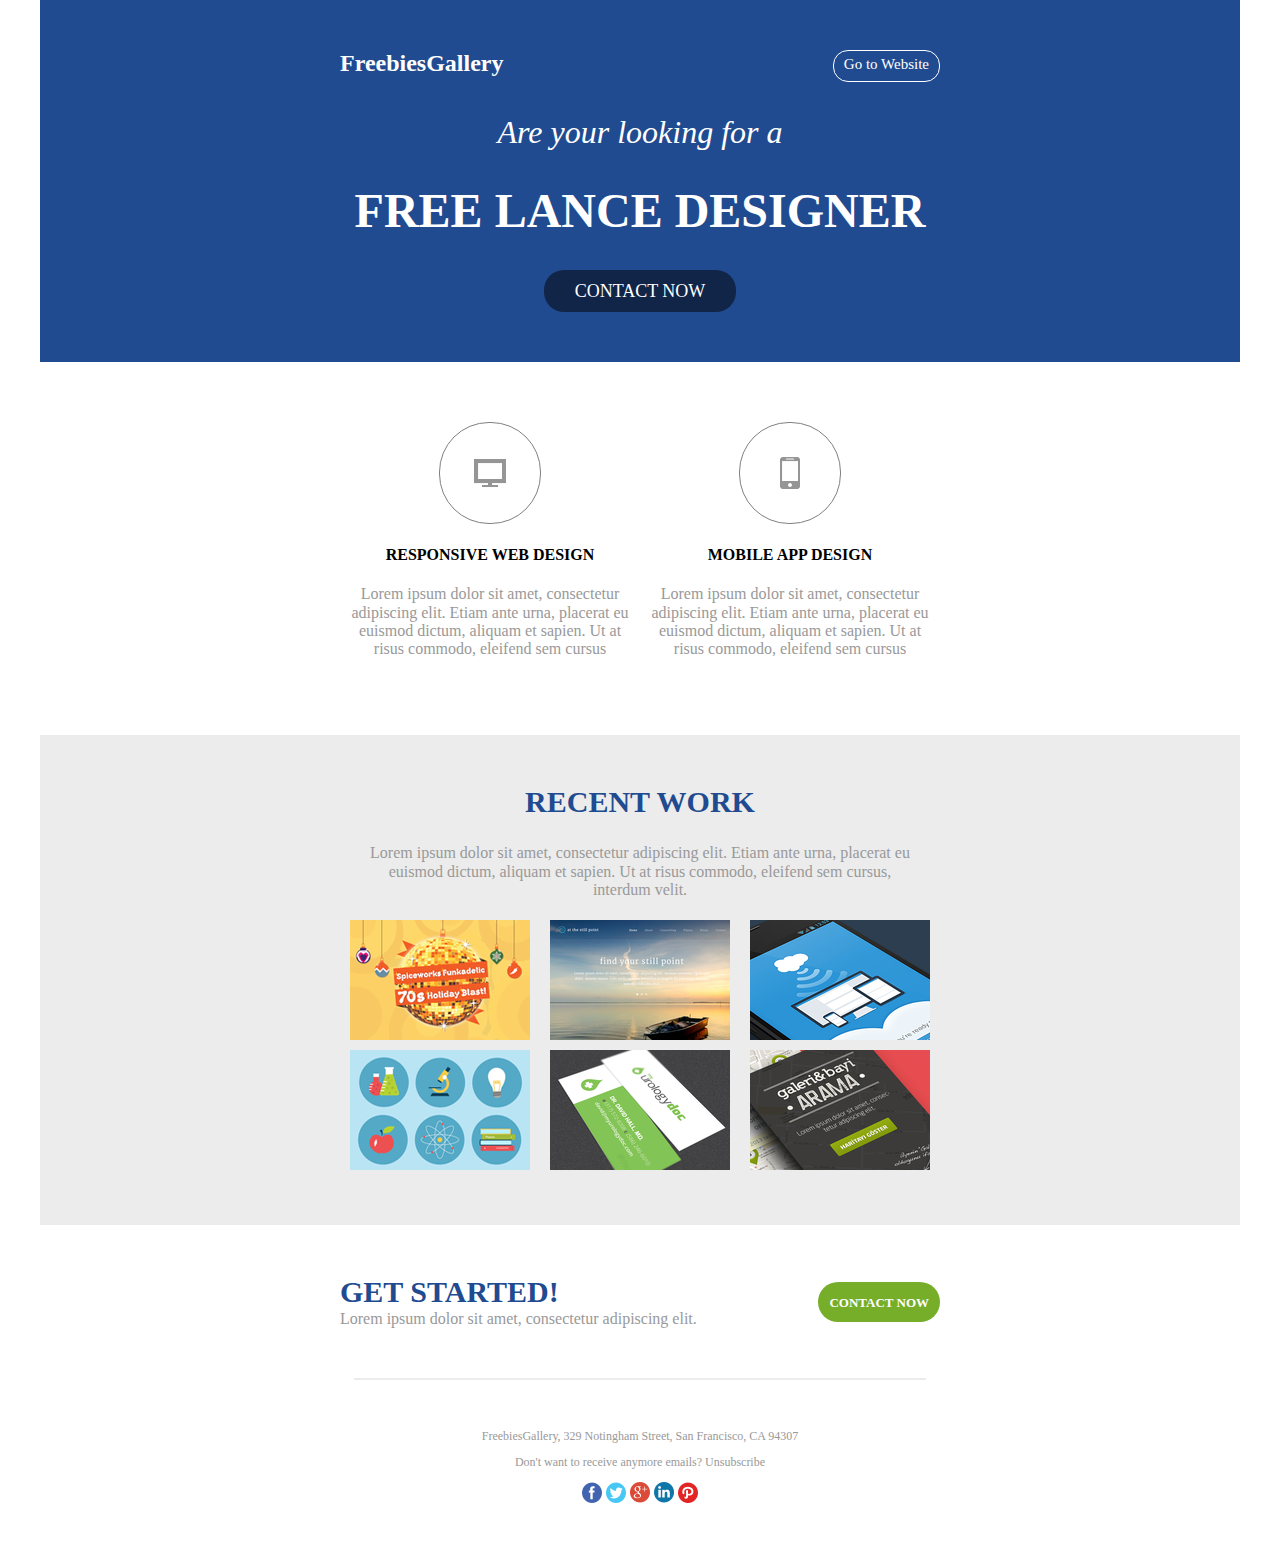
<file: 2. FreebiesGallery/index.html>
<!DOCTYPE html>
<html lang="en">

<head>
  <meta charset="UTF-8">
  <title>FreebiesGallery</title>
  <link rel="stylesheet" href="css/normalize.css">
  <link rel="stylesheet" href="css/style.css">
  <link href="https://fonts.googleapis.com/css?family=Roboto:400,700&display=swap" rel="stylesheet">
  <link href="https://fonts.googleapis.com/css?family=Volkhov:400i,700i&display=swap" rel="stylesheet">
</head>

<body>
  <div class="main">

    <header>
      <div class="container">
        <nav>
          <h3>FreebiesGallery</h3>
          <a href="">Go to Website</a>
        </nav>

        <p class="first">Are your looking for a</p>
        <h1>Free lance designer</h1>
        <button><a href="">Contact now</a></button>
      </div>
    </header>

    <section class="promo">
      <div class="container">
       <div class="promo_content">
         <div class="block left">
          <div class="ico"><img src="img/icon_responsive.png" alt=""></div>
          <h4>Responsive web design</h4>
          <p>Lorem ipsum dolor sit amet, consectetur adipiscing elit. Etiam ante urna, placerat eu euismod dictum, aliquam et sapien. Ut at risus commodo, eleifend sem cursus</p>
        </div>
        <div class="block right">
          <div class="ico"><img src="img/icon_app.png" alt=""></div>
          <h4>Mobile app design</h4>
          <p>Lorem ipsum dolor sit amet, consectetur adipiscing elit. Etiam ante urna, placerat eu euismod dictum, aliquam et sapien. Ut at risus commodo, eleifend sem cursus</p>
        </div>
       </div>
        
      </div>
    </section>

    <section class="recent_work">
      <div class="container">
        <h2>Recent work</h2>
        <p>Lorem ipsum dolor sit amet, consectetur adipiscing elit. Etiam ante urna, placerat eu euismod dictum, aliquam et sapien. Ut at risus commodo, eleifend sem cursus, interdum velit.</p>
        <div class="img_block">
          <img src="img/img_1.png" alt="">
          <img src="img/img_2.png" alt="">
          <img src="img/img_3.png" alt="">
          <img src="img/img_4.png" alt="">
          <img src="img/img_5.png" alt="">
          <img src="img/img_6.png" alt="">
        </div>
      </div>
    </section>

    <footer>
      <div class="container">
        <div class="footer_top">
         <div class="footer_top_block">
          <h2>Get started!</h2>
          <p>Lorem ipsum dolor sit amet, consectetur adipiscing elit.</p>
         </div>          
          <button><a href="">Contact now</a></button>
        </div>
        <div class="footer_line"></div>
       
        <div class="footer_social-block">
          <p>FreebiesGallery, 329 Notingham Street, San Francisco, CA 94307</p>
        <p>Don't want to receive anymore emails? Unsubscribe</p>
          <a href="#"><img src="img/Facebook.png" alt=""></a>
          <a href="#"><img src="img/Twitter.png" alt=""></a>
          <a href="#"><img src="img/Google%20+.png" alt=""></a>
          <a href="#"><img src="img/LinkedIn.png" alt=""></a>
          <a href="#"><img src="img/Path.png" alt=""></a>
        </div>
      </div>
    </footer>

  </div>
</body>

</html>
</file>
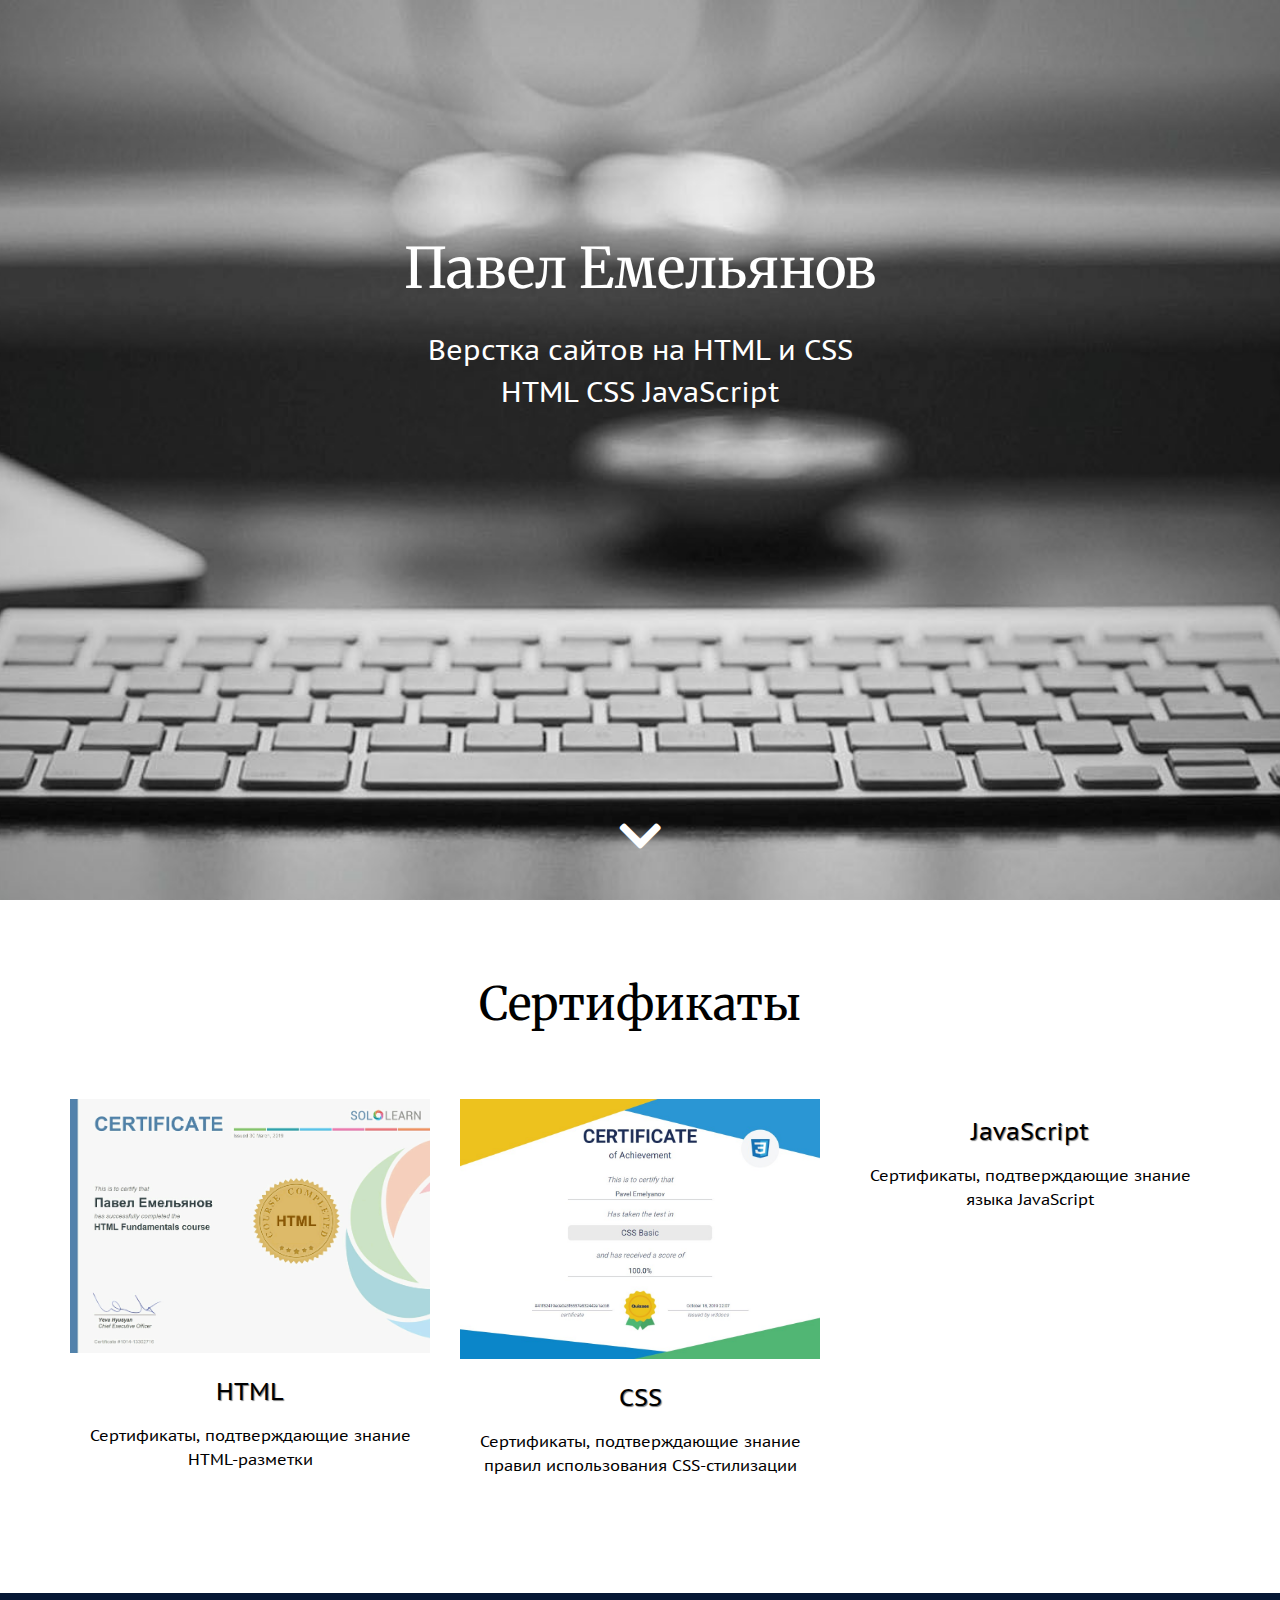
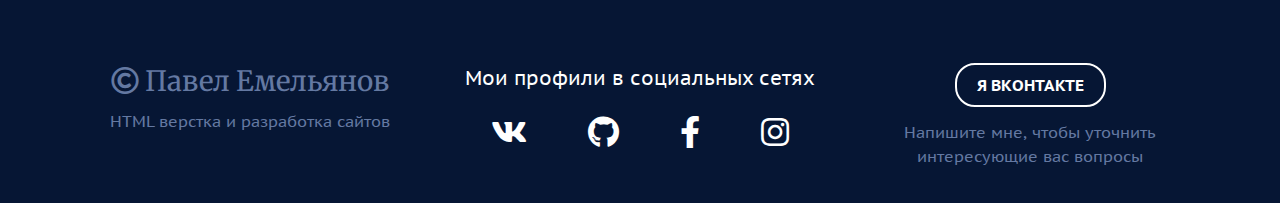
<file: 3. WC_1/index.html>
<!DOCTYPE html>
<html lang="en">

<head>
    <meta charset="UTF-8">
    <title>Портфолио</title>
<!--    <meta name="viewport" content="width=device-width, initial-scale=1">-->
    <link rel="stylesheet" href="css/normalize.css">
    <link rel="stylesheet" href="css/style.css">
    <link href="https://fonts.googleapis.com/css?family=Merriweather|PT+Sans+Caption:400,700&display=swap&subset=cyrillic" rel="stylesheet">
    <link rel="stylesheet" href="css/all.css">
    <link rel="icon" href="img/favicon/fav.png">
</head>

<body>

    <!--HEADER-->

    <div class="header">
        <div class="header__title">Павел Емельянов</div>
        <div class="header__slogan">Верстка сайтов на HTML и CSS <br> HTML CSS JavaScript</div>
        <div class="header__arrow"><a href="#portfolio"><i class="fas fa-chevron-down"></i></a></div>
    </div>

    <!--PORTFOLIO-->

    <div class="portfolio" id="portfolio">
        <div class="container">
            <div class="title">
                Сертификаты
            </div>
            <div class="row">
                <div class="col-4">
                    <div class="portfolio-item__img">
                        <img src="img/certificate/HTML-foundament_sololearn.jpg" alt="HTML certificate">
                    </div>
                    <div class="portfolio-item__title">HTML</div>
                    <div class="portfolio-item__text">
                        <p>Сертификаты, подтверждающие знание HTML-разметки</p>
                    </div>
                </div>
                <div class="col-4">
                    <div class="portfolio-item__img">
                        <img src="img/certificate/CSS_cert_quizzes.jpg" alt="CSS certificate">
                    </div>
                    <div class="portfolio-item__title">CSS</div>
                    <div class="portfolio-item__text">
                        <p>Сертификаты, подтверждающие знание правил использования CSS-стилизации</p>
                    </div>
                </div>
                <div class="col-4">
                    <div class="portfolio-item__img"></div>
                    <div class="portfolio-item__title">JavaScript</div>
                    <div class="portfolio-item__text">
                        <p>Сертификаты, подтверждающие знание языка JavaScript</p>
                    </div>
                </div>
            </div>
        </div>
    </div>

    <!--FOOTER-->

    <div class="footer">
        <div class="container">
            <div class="row">
                <div class="col-4">
                   <p class="footer__name">
                   <i class="far fa-copyright"></i> Павел Емельянов</p>
                    <p>HTML верстка и разработка сайтов</p>
                </div>
                <div class="col-4">
                    <p class="footer__social">Мои профили в социальных сетях</p>
                    <p class="footer__social-icons">
                       <a href="https://vk.com/fotograff" target="_blank"><i class="fab fa-vk"></i></a>
                        
                        <a href="https://github.com/ginmorgan" target="_blank"><i class="fab fa-github"></i></a>
                        
                        <a href="#" target="_blank"><i class="fab fa-facebook-f"></i></a>
                        
                        <a href="#" target="_blank"><i class="fab fa-instagram"></i></a>
                    </p>
                </div>
                <div class="col-4">
                    <div class="button"><a href="" target="_blank">Я  ВКонтакте</a></div>
                    <p>Напишите мне, чтобы уточнить интересующие вас вопросы</p>
                </div>
            </div>
        </div>
    </div>
</body>

</html>
</file>
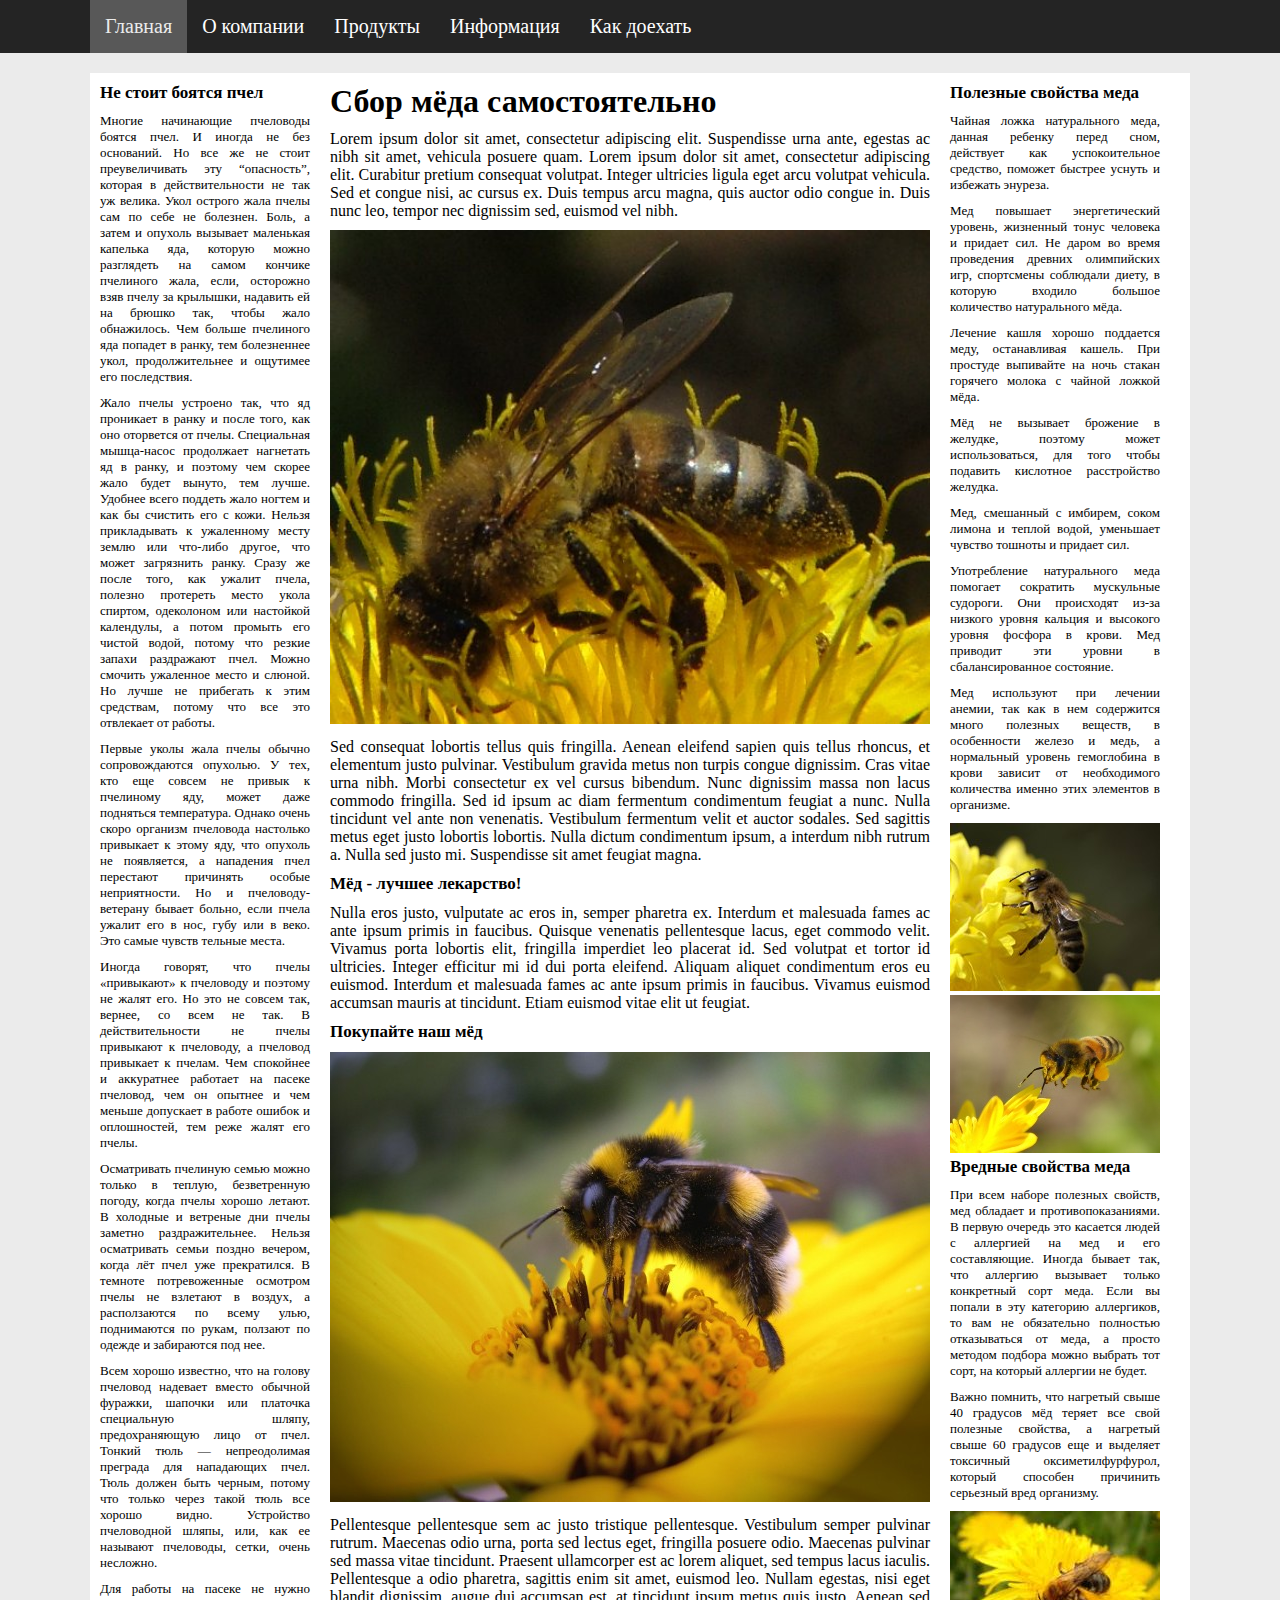
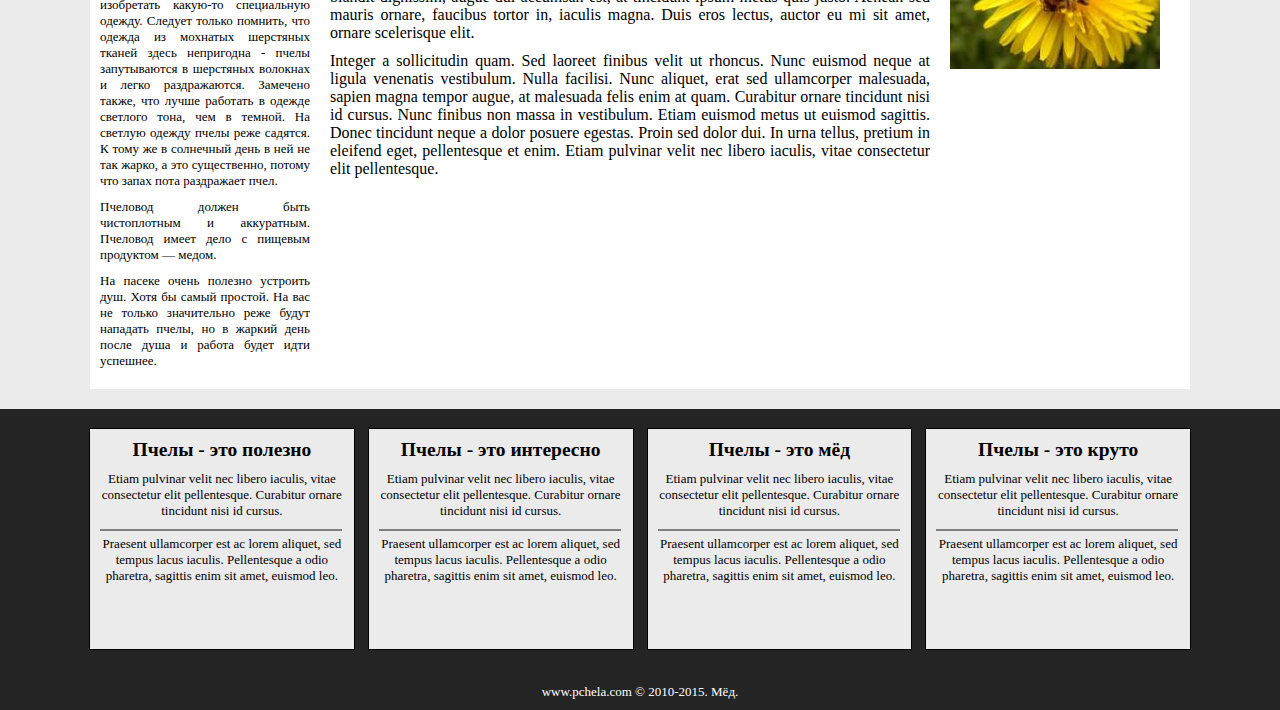
<file: 1. Bee/site_2.html>
<!DOCTYPE html>
<html lang="en">

<head>
    <meta charset="UTF-8">
    <title>О пчёлах</title>
    <link rel="stylesheet" href="css/site_2.css">
</head>

<body>
    <header>
        <div class="container">
            <nav>
                <ul>
                    <li><a href="" class="active_link">Главная</a></li>
                    <li><a href="">О компании</a></li>
                    <li><a href="">Продукты</a></li>
                    <li><a href="#">Информация</a></li>
                    <li><a href="">Как доехать</a></li>
                </ul>
            </nav>
        </div>
    </header>

    <div class="main">
        <div class="container">
            <section class="left">
                <h2>Не стоит боятся пчел</h2>
                <p>Многие начинающие пчеловоды боятся пчел. И иногда не без оснований. Но все же не стоит преувеличивать эту “опасность”, которая в действительности не так уж велика. Укол острого жала пчелы сам по себе не болезнен. Боль, а затем и опухоль вызывает маленькая капелька яда, которую можно разглядеть на самом кончике пчелиного жала, если, осторожно взяв пчелу за крылышки, надавить ей на брюшко так, чтобы жало обнажилось. Чем больше пчелиного яда попадет в ранку, тем болезненнее укол, продолжительнее и ощутимее его последствия.</p>
                <p>Жало пчелы устроено так, что яд проникает в ранку и после того, как оно оторвется от пчелы. Специальная мышца-насос продолжает нагнетать яд в ранку, и поэтому чем скорее жало будет вынуто, тем лучше. Удобнее всего поддеть жало ногтем и как бы счистить его с кожи. Нельзя прикладывать к ужаленному месту землю или что-либо другое, что может загрязнить ранку. Сразу же после того, как ужалит пчела, полезно протереть место укола спиртом, одеколоном или настойкой календулы, а потом промыть его чистой водой, потому что резкие запахи раздражают пчел. Можно смочить ужаленное место и слюной. Но лучше не прибегать к этим средствам, потому что все это отвлекает от работы.</p>
                <p>Первые уколы жала пчелы обычно сопровождаются опухолью. У тех, кто еще совсем не привык к пчелиному яду, может даже подняться температура. Однако очень скоро организм пчеловода настолько привыкает к этому яду, что опухоль не появляется, а нападения пчел перестают причинять особые неприятности. Но и пчеловоду-ветерану бывает больно, если пчела ужалит его в нос, губу или в веко. Это самые чувств тельные места.</p>
                <p>Иногда говорят, что пчелы «привыкают» к пчеловоду и поэтому не жалят его. Но это не совсем так, вернее, со всем не так. В действительности не пчелы привыкают к пчеловоду, а пчеловод привыкает к пчелам. Чем спокойнее и аккуратнее работает на пасеке пчеловод, чем он опытнее и чем меньше допускает в работе ошибок и оплошностей, тем реже жалят его пчелы.</p>
                <p>Осматривать пчелиную семью можно только в теплую, безветренную погоду, когда пчелы хорошо летают. В холодные и ветреные дни пчелы заметно раздражительнее. Нельзя осматривать семьи поздно вечером, когда лёт пчел уже прекратился. В темноте потревоженные осмотром пчелы не взлетают в воздух, а расползаются по всему улью, поднимаются по рукам, ползают по одежде и забираются под нее.</p>
                <p>Всем хорошо известно, что на голову пчеловод надевает вместо обычной фуражки, шапочки или платочка специальную шляпу, предохраняющую лицо от пчел. Тонкий тюль — непреодолимая преграда для нападающих пчел. Тюль должен быть черным, потому что только через такой тюль все хорошо видно. Устройство пчеловодной шляпы, или, как ее называют пчеловоды, сетки, очень несложно.</p>
                <p>Для работы на пасеке не нужно изобретать какую-то специальную одежду. Следует только помнить, что одежда из мохнатых шерстяных тканей здесь непригодна - пчелы запутываются в шерстяных волокнах и легко раздражаются. Замечено также, что лучше работать в одежде светлого тона, чем в темной. На светлую одежду пчелы реже садятся. К тому же в солнечный день в ней не так жарко, а это существенно, потому что запах пота раздражает пчел.</p>
                <p>Пчеловод должен быть чистоплотным и аккуратным. Пчеловод имеет дело с пищевым продуктом — медом.</p>
                <p>На пасеке очень полезно устроить душ. Хотя бы самый простой. На вас не только значительно реже будут нападать пчелы, но в жаркий день после душа и работа будет идти успешнее.</p>
            </section>

            <section class="content">
                <h1>Сбор мёда самостоятельно</h1>
                <p>Lorem ipsum dolor sit amet, consectetur adipiscing elit. Suspendisse urna ante, egestas ac nibh sit amet, vehicula posuere quam. Lorem ipsum dolor sit amet, consectetur adipiscing elit. Curabitur pretium consequat volutpat. Integer ultricies ligula eget arcu volutpat vehicula. Sed et congue nisi, ac cursus ex. Duis tempus arcu magna, quis auctor odio congue in. Duis nunc leo, tempor nec dignissim sed, euismod vel nibh.</p>
                <img src="img/site_2-pchela1.jpg" alt="">
                <p>Sed consequat lobortis tellus quis fringilla. Aenean eleifend sapien quis tellus rhoncus, et elementum justo pulvinar. Vestibulum gravida metus non turpis congue dignissim. Cras vitae urna nibh. Morbi consectetur ex vel cursus bibendum. Nunc dignissim massa non lacus commodo fringilla. Sed id ipsum ac diam fermentum condimentum feugiat a nunc. Nulla tincidunt vel ante non venenatis. Vestibulum fermentum velit et auctor sodales. Sed sagittis metus eget justo lobortis lobortis. Nulla dictum condimentum ipsum, a interdum nibh rutrum a. Nulla sed justo mi. Suspendisse sit amet feugiat magna.</p>
                <h2>Мёд - лучшее лекарство!</h2>
                <p>Nulla eros justo, vulputate ac eros in, semper pharetra ex. Interdum et malesuada fames ac ante ipsum primis in faucibus. Quisque venenatis pellentesque lacus, eget commodo velit. Vivamus porta lobortis elit, fringilla imperdiet leo placerat id. Sed volutpat et tortor id ultricies. Integer efficitur mi id dui porta eleifend. Aliquam aliquet condimentum eros eu euismod. Interdum et malesuada fames ac ante ipsum primis in faucibus. Vivamus euismod accumsan mauris at tincidunt. Etiam euismod vitae elit ut feugiat.</p>
                <h2>Покупайте наш мёд</h2>
                <img src="img/site_2-pchela2.jpg" alt="">
                <p>Pellentesque pellentesque sem ac justo tristique pellentesque. Vestibulum semper pulvinar rutrum. Maecenas odio urna, porta sed lectus eget, fringilla posuere odio. Maecenas pulvinar sed massa vitae tincidunt. Praesent ullamcorper est ac lorem aliquet, sed tempus lacus iaculis. Pellentesque a odio pharetra, sagittis enim sit amet, euismod leo. Nullam egestas, nisi eget blandit dignissim, augue dui accumsan est, at tincidunt ipsum metus quis justo. Aenean sed mauris ornare, faucibus tortor in, iaculis magna. Duis eros lectus, auctor eu mi sit amet, ornare scelerisque elit.</p>
                <p>Integer a sollicitudin quam. Sed laoreet finibus velit ut rhoncus. Nunc euismod neque at ligula venenatis vestibulum. Nulla facilisi. Nunc aliquet, erat sed ullamcorper malesuada, sapien magna tempor augue, at malesuada felis enim at quam. Curabitur ornare tincidunt nisi id cursus. Nunc finibus non massa in vestibulum. Etiam euismod metus ut euismod sagittis. Donec tincidunt neque a dolor posuere egestas. Proin sed dolor dui. In urna tellus, pretium in eleifend eget, pellentesque et enim. Etiam pulvinar velit nec libero iaculis, vitae consectetur elit pellentesque.</p>
            </section>

            <section class="right">
                <h2>Полезные свойства меда</h2>
                <p>Чайная ложка натурального меда, данная ребенку перед сном, действует как успокоительное средство, поможет быстрее уснуть и избежать энуреза.</p>
                <p>Мед повышает энергетический уровень, жизненный тонус человека и придает сил. Не даром во время проведения древних олимпийских игр, спортсмены соблюдали диету, в которую входило большое количество натурального мёда.
                </p>
                <p>Лечение кашля хорошо поддается меду, останавливая кашель. При простуде выпивайте на ночь стакан горячего молока с чайной ложкой мёда.
                </p>
                <p>Мёд не вызывает брожение в желудке, поэтому может использоваться, для того чтобы подавить кислотное расстройство желудка.
                </p>
                <p>Мед, смешанный с имбирем, соком лимона и теплой водой, уменьшает чувство тошноты и придает сил.
                </p>
                <p>Употребление натурального меда помогает сократить мускульные судороги. Они происходят из-за низкого уровня кальция и высокого уровня фосфора в крови. Мед приводит эти уровни в сбалансированное состояние.
                </p>
                <p>Мед используют при лечении анемии, так как в нем содержится много полезных веществ, в особенности железо и медь, а нормальный уровень гемоглобина в крови зависит от необходимого количества именно этих элементов в организме.
                </p>
                <img src="img/site_2-pchela3.jpg" alt="">
                <img src="img/site_2-pchela4.jpg" alt="">
                <h2>Вредные свойства меда</h2>
                <p>При всем наборе полезных свойств, мед обладает и противопоказаниями. В первую очередь это касается людей с аллергией на мед и его составляющие. Иногда бывает так, что аллергию вызывает только конкретный сорт меда. Если вы попали в эту категорию аллергиков, то вам не обязательно полностью отказываться от меда, а просто методом подбора можно выбрать тот сорт, на который аллергии не будет.</p>
                <p>Важно помнить, что нагретый свыше 40 градусов мёд теряет все свой полезные свойства, а нагретый свыше 60 градусов еще и выделяет токсичный оксиметилфурфурол, который способен причинить серьезный вред организму.</p>
                <img src="img/site_2-pchela5.jpg" alt="">
            </section>


        </div>
    </div>

    <div class="clearfix"></div>

    <div class="footer">
        <div class="container">
            <div class="box">
                <div class="footer_box">
                    <h2>Пчелы - это полезно</h2>
                    <p>Etiam pulvinar velit nec libero iaculis, vitae consectetur elit pellentesque. Curabitur ornare tincidunt nisi id cursus.</p>
                    <div class="span"></div>
                    <p>Praesent ullamcorper est ac lorem aliquet, sed tempus lacus iaculis. Pellentesque a odio pharetra, sagittis enim sit amet, euismod leo.</p>
                </div>
                <div class="footer_box">
                    <h2>Пчелы - это интересно</h2>
                    <p>Etiam pulvinar velit nec libero iaculis, vitae consectetur elit pellentesque. Curabitur ornare tincidunt nisi id cursus.</p>
                    <div class="span"></div>
                    <p>Praesent ullamcorper est ac lorem aliquet, sed tempus lacus iaculis. Pellentesque a odio pharetra, sagittis enim sit amet, euismod leo.</p>
                </div>
                <div class="footer_box">
                    <h2>Пчелы - это мёд</h2>
                    <p>Etiam pulvinar velit nec libero iaculis, vitae consectetur elit pellentesque. Curabitur ornare tincidunt nisi id cursus.</p>
                    <div class="span"></div>
                    <p>Praesent ullamcorper est ac lorem aliquet, sed tempus lacus iaculis. Pellentesque a odio pharetra, sagittis enim sit amet, euismod leo.</p>
                </div>
                <div class="footer_box">
                    <h2>Пчелы - это круто</h2>
                    <p>Etiam pulvinar velit nec libero iaculis, vitae consectetur elit pellentesque. Curabitur ornare tincidunt nisi id cursus.</p>
                    <div class="span"></div>
                    <p>Praesent ullamcorper est ac lorem aliquet, sed tempus lacus iaculis. Pellentesque a odio pharetra, sagittis enim sit amet, euismod leo.</p>
                </div>
            </div>
            <p id="footer_text">www.pchela.com © 2010-2015. Мёд.</p>
        </div>
    </div>
</body>

</html>
</file>
<file: 2. FreebiesGallery/css/style.css>
/* font-family: 'Roboto', sans-serif; = Helvetica Neue*/
/* font-family: 'Volkhov', serif; = Georgia */

* {
/*  border: 1px solid blue;*/
}

h1 {
  font-size: 48px;
  text-transform: uppercase
}

h2 {
  margin-top: 0px;
  font-size: 30px;
  color: #214b90;
  text-transform: uppercase;
}

p {
    color: #999999;
}

.main {
  display: flex;
  flex-direction: column;
  width: 1200px;
  margin: 0 auto;
}

.container {
  margin: 0 auto;
  width: 600px;
  text-align: center;
}

header {
  background-color: #214b90;
  color: white;
  padding: 50px 0px;
}

nav {
  display: flex;
  justify-content: space-between;
}

nav h3 {
  margin: 0;
  display: block;
  font-size: 24px;
  font-weight:600;
}

nav a {
  display: block;
  height: 20px;
  border: 1px solid white;
  border-radius: 15px;
  font-size: 15px;
  padding: 5px 10px;
  text-decoration: none;
  color: white;
}

p.first {
  font-family: font-family: 'Volkhov', serif;
  font-size: 32px;
  font-style: italic;
  color: white;
}

button {
  color: white;
  background-color: #102548;
  border-radius: 20px;
  border-style: hidden;
}

button a {
  text-transform: uppercase;
  font-size: 18px;
  line-height: 40px;
  color: white;
  text-decoration: none;
  padding: 25px;
}

.promo {
  padding: 50px 0px;
}

.promo_content {
    display: flex;
  justify-content: space-between;
}

.block {
  text-align: center;
  padding: 10px;
}

.ico {
  display: flex;
  margin: 0 auto;
  border: 0.5px solid gray;
  border-radius: 50px;
  width: 100px;
  height: 100px;
}

.ico img {
  width: 100%x;
  margin: auto;
}

.block h4 {
  font-weight: bold;
  text-transform: uppercase;
}

.block p {
  text-align: center;

}

.recent_work {
  padding: 50px 0px;
  background-color: #ececec;
}

.recent_work p {
  font-size: 16px;

  text-align: center;
  padding: 0px 25px;
}

.img_block {
  display: flex;
  justify-content:space-around;
  flex-wrap: wrap;
}

.img_block img {
  margin: 5px;
}

footer {
  padding: 50px 0px;
}

.footer_top {
  display: flex;
  justify-content: space-between
}

.footer_top_block {
  padding: 0px;
  margin: 0px;
  text-align: left;
}

.footer_top_block p {
  margin: 0px;
}

.footer_top_block h2 {
  margin: 0px;
}

.footer_top button {
  margin: auto 0;
  height: 40px;
  background-color: #76ae29;
}

.footer_top button a {
  font-weight: bold;
  text-transform: uppercase;
  font-size: 13px;
  color: white;
  text-decoration: none;
  padding: 5px;
}

.footer_top a {
  margin: 0;
  padding: 0;
  color: red;
}

.footer_line {
  width: 95%;
  border: 0.5px solid #ececec;
  
  margin: 50px auto;
}

.footer_social-block p {
  font-size: 12px;
}
</file>
<file: 3. WC_1/css/style.css>
* {
    box-sizing: border-box;
    transition: .2s ease-out;
}

html {
    scroll-behavior: smooth; 
}

body {
    font-family: 'PT Sans Caption', sans-serif;
    font-size: 16px;
    line-height: 1.5;
    min-width: 280px;
}

img {
    display: inline-block;
}

/* HEADER */

.header {
    position: relative;
    display: flex;
    flex-direction: column;
    align-items: center;
    justify-content: center;

/*    width: 100%;*/
    height: 100vh;
    min-height: 400px;

    background: url("../img/bg/bg_header.jpg") no-repeat;
    background-position: center;
    background-size: cover;

    color: #fff;
    text-align: center;
}

.header__title {
    font-size: 56px;
    line-height: 62px;
    margin-bottom: 30px;
    font-family: 'Merriweather', serif;
    margin-top: -250px;
}

.header__slogan {
    font-size: 28px;
    line-height: 42px;
}

.header__arrow {
    font-size: 48px;
    position: absolute;
    bottom: 50px;
    width: 60px;
    height: 50px;
}

.header__arrow a {
    color: #fff;
}

/* PORTFOLIO */

.portfolio {
    padding-top: 70px;
    padding-bottom: 100px;
}

.container {
    width: 1140px;
    margin: 0 auto;
}

.title {
    font-size: 46px;
    margin-bottom: 60px;
    font-family: 'Merriweather', serif;
    text-align: center;
}

.row {
    display: flex;
    justify-content: space-between;
}

.col-4 {
    width: 360px;
    text-align: center;
}

.portfolio-item__img {
    margin-bottom: 17px;
}

.portfolio-item__img img {
    max-width: 100%;
    height: auto;
}

.portfolio-item__title {
    font-size: 24px;
    text-shadow: 1px 1px 1px gray;
    line-height: normal;
    margin-bottom: 5px;
}

/* FOOTER */

.footer {
    background-color: #061634;
    color: #6479a2;
    padding: 70px 0px 20px;
}

.footer p {
    margin-top: 0px;
    margin-bottom: 15px;
}

.footer__social {
    font-size: 20px;
    color: #fff;
}

.footer__social-icons {
    display: flex;
    justify-content: space-around;
}

.footer__social-icons a {
    text-decoration: none;
    font-size: 32px;
    color: #fff;
}

.footer__social-icons a:hover {
    text-decoration: none;
    font-size: 32px;
    color: #FFE400;
    transition: .5s ease;
}

p.footer__name {
    font-size: 28px;
    margin-bottom: 10px;
    line-height: normal;
    font-family: 'Merriweather', serif;
}


.button {
    padding: 10px 23px;
    margin-bottom: 13px;
}

.button a {
    border: 2px solid #fff;
    border-radius: 20px;
    padding: 10px 20px;
    text-transform: uppercase;
    font-weight: 700;
    color: #fff;
    text-align: center;
    text-decoration: none;
}

.button a:hover {
    border: 2px solid #FFE400;
    color: #FFE400;
    transition: .5s ease-out;
}

/* MEDIA */

@media (max-width: 1140px) {
    
    .header__title {
        font-size: 3em;
        line-height: 48px;
        margin-bottom: 15px;
        padding: 0px 30px;
    }
    
    .header__slogan {
        font-size: 1em;
        line-height: 38px;
    }
    
    .container {
        width: 100%;
/*        font-size: 1em;*/
    }

    .row {
        flex-direction: column;
    }

    .col-4 {
        padding: 2%;
        margin: 0 auto;
    }

    .portfolio {
        padding: 3%;
    }
    
    .portfolio .title {
        font-size: 3em;
        line-height: 48px;
        margin-bottom: 15px;
    }
    
    .footer {
        font-size: 1em;
        padding: 3%;
    }
    
    .footer__name {
        font-size: 1em;
    }
}
</file>
<file: 1. Bee/css/site_2.css>
* {
    margin: 0;
    padding: 0;
}

.clearfix {
    clear: both;
}

p {
    font-size: 13px;
    margin: 0px 0px 10px;
    text-align: justify;
}

h1 {
    margin-bottom: 10px;
}

h2 {
    font-size: 17px;
    margin-bottom: 10px;
}

img {
    width: 100%;
}

.container {
    width: 1100px;
    margin: auto;
}

header {
    background-color: #242424;
}

ul {
    display: flex;
    padding: 0;
}

li {
    display: flex;
    ;
}

a {
    text-decoration: none;
    color: white;
    font-size: 20px;
    padding: 15px;
}

.active_link {
    background-color: #585858;
    color: #ebebeb;
}

li:hover,
a:hover {
    background-color: #585858;
    color: #ebebeb;
}

.main {
    background-color: #ebebeb;
    padding-top: 20px;
    padding-bottom: 20px;
}

.content p {
    font-size: 16px;
    margin: 10px 0px;
}

.main section {
    margin: 10px;
}

.main .container {
    display: flex;
    flex-direction: row;
    background-color: #fff;

}

.left {
    width: 210px;
    /*    float: left;*/
}

.right {
    width: 210px;
    /*    float: right;*/
}

.content {
    width: 600px;
    /*margin: 0 auto;*/
}

.footer {
    /*    height: 280px;*/
    background-color: #242424;
}

.footer .container {
    display: flex;
    flex-direction: column;
}

.box {
    padding-top: 20px;
    display: flex;

    margin: 0;
    padding: 0;
}

.footer_box {
    width: 265px;
    height: 200px;
    background-color: #ebebeb;
    padding: 10px ;
    margin-top: 20px;
    margin-right: 15px;
    outline: 1px solid black;
}

.footer_box:last-child {
    margin-right: 0;
}



.footer h2 {
    font-size: 19.5px;
    text-align: center;
}

.footer_box p {
    font-size: 13px;
    text-align: center;
}

.span {
    text-align: center;
    width: 240px;
    border: 0.5px solid gray;
    margin-bottom: 5px;
}

#footer_text {
    color: white;
    text-align: center;
    margin-top: 35px;
}
</file>
